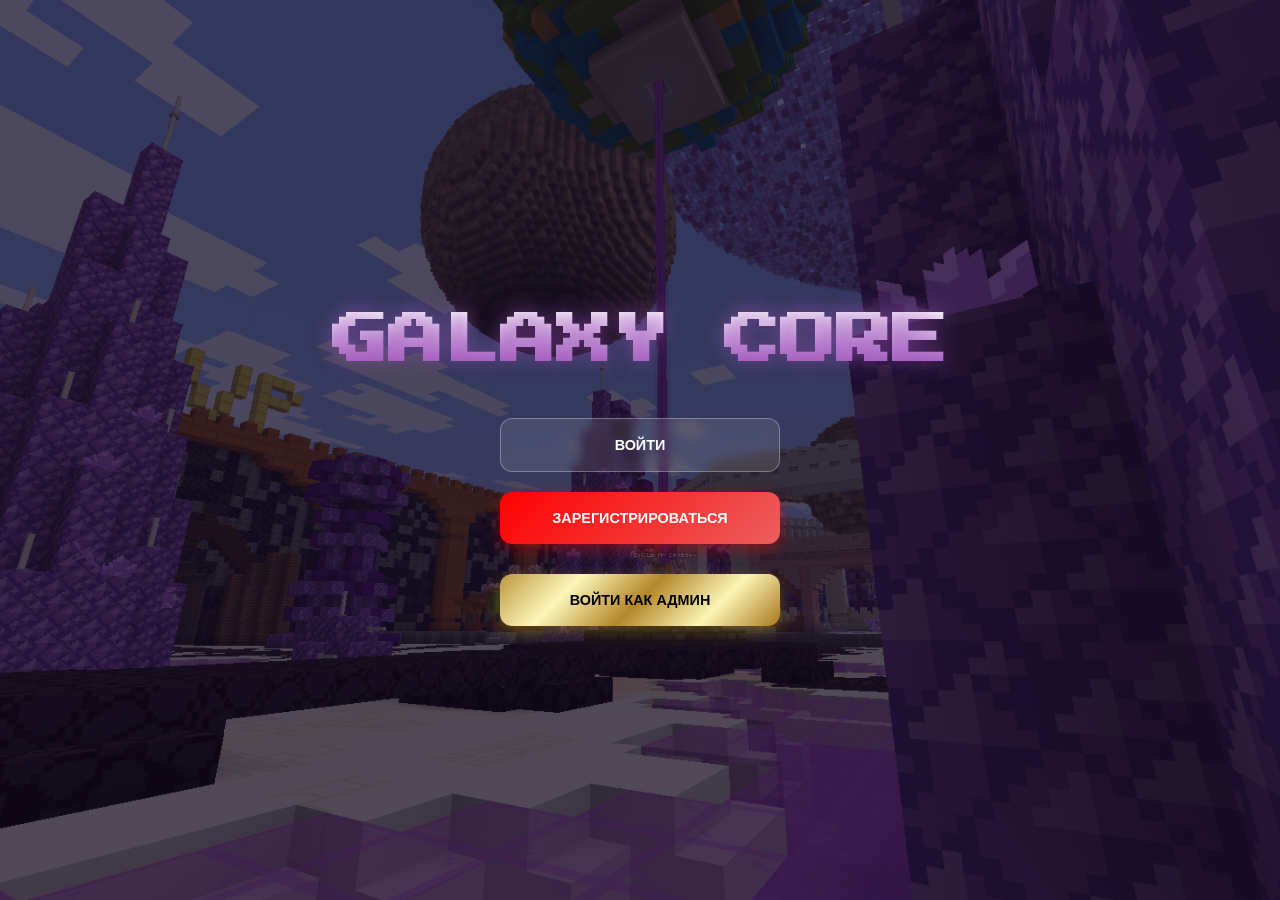
<file: index.html>
<!DOCTYPE html>
<html lang="ru">
<head>
    <meta charset="UTF-8">
    <meta name="viewport" content="width=device-width, initial-scale=1.0">
    <title>Galaxy Core — Главная</title>
    <link href="https://fonts.googleapis.com/css2?family=Poppins:wght@300;400;600&family=Press+Start+2P&display=swap" rel="stylesheet">
    <style>
        :root {
            --bg-overlay: rgba(15, 5, 25, 0.7);
            --main-purple: #9d50bb;
            --planets-cyan: #00d2ff;
            --admin-gold: #ffcc00; /* Цвет для админа */
        }

        body, html {
            margin: 0; padding: 0; height: 100%;
            font-family: 'Poppins', sans-serif;
            color: white; overflow: hidden;
        }

        .hero-section {
            height: 100vh;
            background: linear-gradient(var(--bg-overlay), var(--bg-overlay)), 
                        url('../static/images/bg.png') no-repeat center center fixed;
            background-size: cover;
            display: flex; 
            flex-direction: column;
            justify-content: center; 
            align-items: center; 
            text-align: center;
        }

        h1 {
            font-family: 'Press Start 2P', cursive;
            font-size: clamp(1.5rem, 6vw, 3.5rem);
            margin-bottom: 50px;
            background: linear-gradient(to bottom, #fff, var(--main-purple));
            -webkit-background-clip: text;
            -webkit-text-fill-color: transparent;
            text-shadow: 0 0 20px rgba(157, 80, 187, 0.6);
        }

        .nav-container {
            display: flex;
            flex-direction: column; 
            gap: 20px;              
            align-items: center;    
            width: 100%;
        }

        .btn {
            padding: 18px 35px;
            border-radius: 12px;
            text-decoration: none;
            color: white;
            font-weight: 600;
            text-transform: uppercase;
            font-size: 0.9rem;
            transition: 0.3s;
            width: 280px;           
            border: none;
            cursor: pointer;
            box-sizing: border-box;
            text-align: center;
        }

        /* Кнопка Регистрации */
        .btn-reg {
            background: linear-gradient(135deg, #ff0000, #ec5e5e);
            box-shadow: 0 5px 15px rgba(255, 0, 0, 0.4);
        }
        
        /* Кнопка Логина */
        .btn-log {
            background: rgba(255, 255, 255, 0.1);
            border: 1px solid rgba(255, 255, 255, 0.3);
            backdrop-filter: blur(5px);
        }

        /* Кнопка Админа */
        .btn-admin {
            background: linear-gradient(135deg, #bf953f, #fcf6ba, #b38728, #fbf5b7, #aa771c);
            color: #000;
            margin-top: 10px; /* Небольшой отступ сверху, чтобы отделить от игровых кнопок */
            box-shadow: 0 5px 15px rgba(255, 204, 0, 0.3);
            font-weight: 700;
        }

        .btn:hover {
            transform: translateY(-3px);
            filter: brightness(1.2);
        }

        .btn-admin:hover {
            box-shadow: 0 8px 20px rgba(255, 204, 0, 0.5);
            transform: translateY(-5px);
        }

    </style>
</head>
<body>

    <div class="hero-section">
        <h1>GALAXY CORE</h1>
        
        <div class="nav-container">
            <button onclick="window.location.href='login'" class="btn btn-log">Войти</button>
            <button onclick="window.location.href='register'" class="btn btn-reg">Зарегистрироваться</button>
            <button onclick="window.location.href='/admin-login'" class="btn btn-admin">Войти как админ</button>
        </div>
    </div>

</body>
</html>
</file>
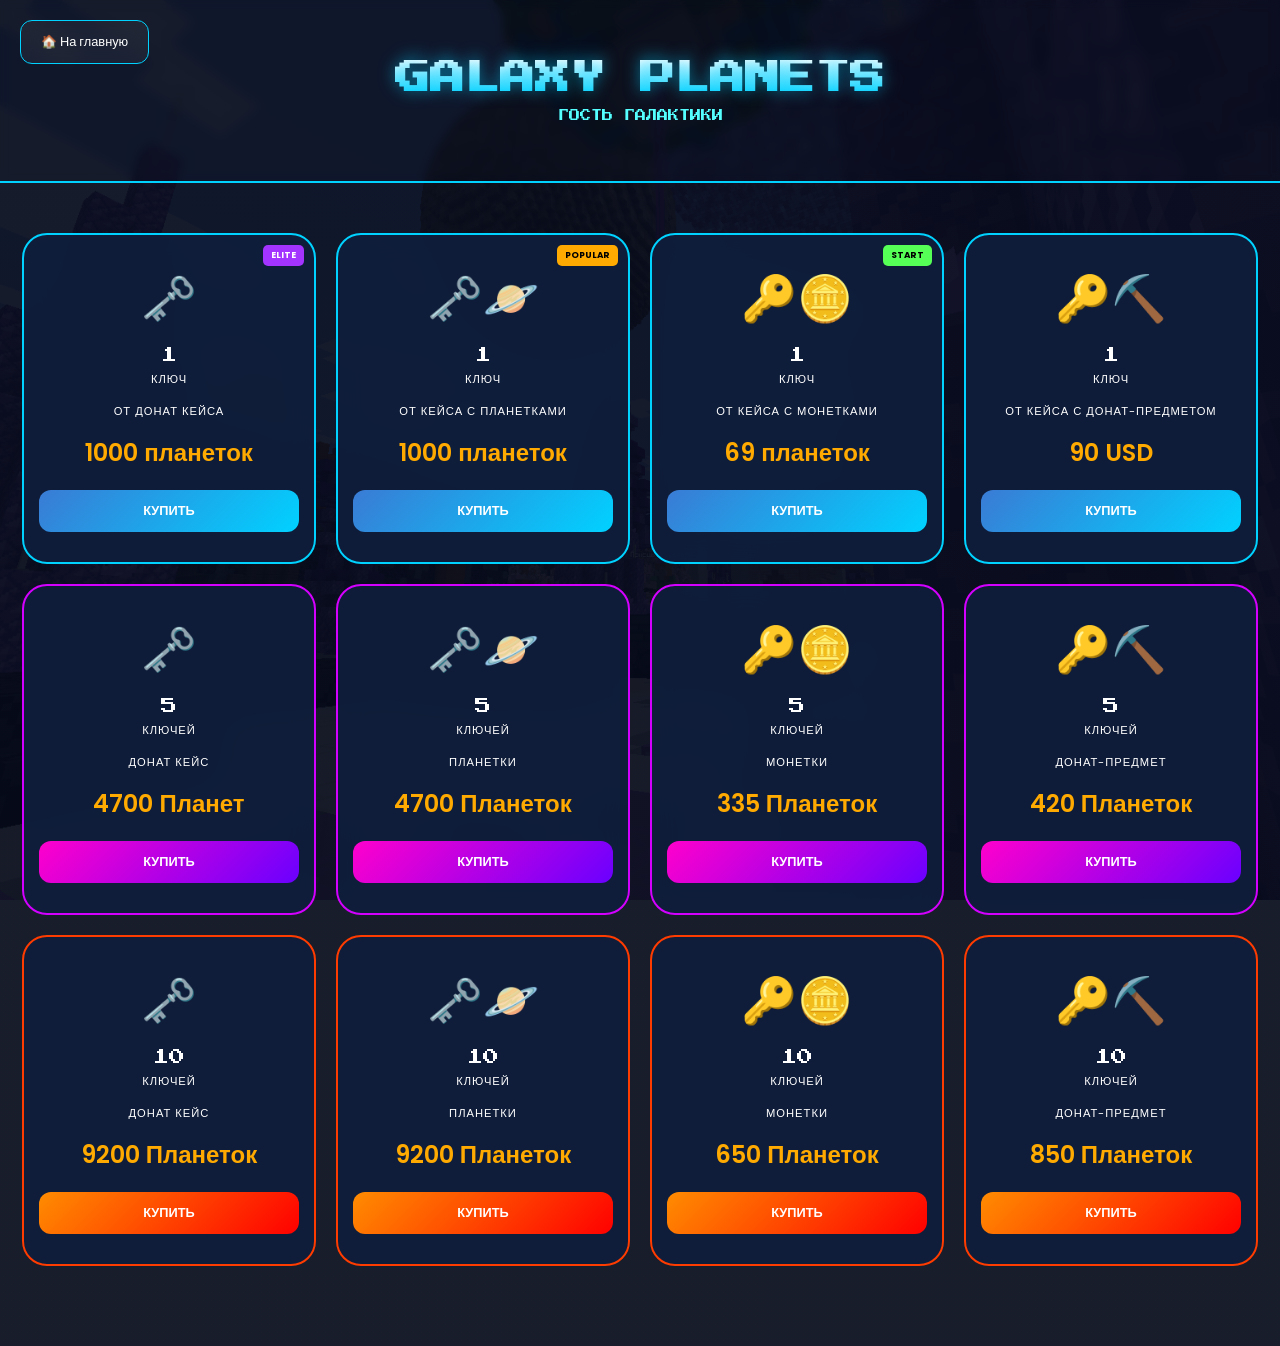
<file: casekey.html>
<!DOCTYPE html>
<html lang="ru">
<head>
    <meta charset="UTF-8">
    <meta name="viewport" content="width=device-width, initial-scale=1.0">
    <title>Galaxy Core — Покупка Планеток</title>

    <link href="https://fonts.googleapis.com/css2?family=Poppins:wght@300;400;600&family=Press+Start+2P&display=swap" rel="stylesheet">

    <style>
        :root {
            --bg-overlay: rgba(5, 10, 25, 0.92);
            --glass: rgba(15, 30, 60, 0.95);
            --planet-blue: #00d2ff;
            --planet-cyan: #3a7bd5;
            --mc-gold: #ffaa00;
            --premium-purple: #a333ff;
            --cheap-green: #55ff55;
        }

        body {
            font-family: 'Poppins', sans-serif;
            background: linear-gradient(var(--bg-overlay), var(--bg-overlay)),
                        url('../static/images/bg.png') no-repeat center center fixed;
            background-size: cover;
            color: #ffffff;
            margin: 0;
            padding: 0;
            min-height: 100vh;
        }

        .back-home {
            position: fixed;
            top: 20px;
            left: 20px;
            z-index: 1000;
            text-decoration: none;
            color: white;
            background: rgba(255, 255, 255, 0.05);
            padding: 12px 20px;
            border-radius: 12px;
            font-size: 0.8rem;
            border: 1px solid var(--planet-blue);
            backdrop-filter: blur(10px);
            transition: 0.3s;
            display: flex;
            align-items: center;
            gap: 8px;
        }

        .back-home:hover {
            background: rgba(0, 210, 255, 0.2);
            transform: translateX(5px);
        }

        header {
            padding: 60px 20px;
            text-align: center;
            backdrop-filter: blur(5px);
            border-bottom: 2px solid var(--planet-blue);
            margin-bottom: 50px;
        }

        header h1 {
            font-family: 'Press Start 2P', cursive;
            font-size: clamp(1.5rem, 5vw, 2.2rem);
            margin: 0;
            background: linear-gradient(to bottom, #fff, var(--planet-blue));
            -webkit-background-clip: text;
            -webkit-text-fill-color: transparent;
            text-shadow: 0 0 15px rgba(0, 210, 255, 0.5);
        }

        .user-tag {
            margin-top: 15px;
            font-family: 'Press Start 2P', cursive;
            font-size: 0.7rem;
            color: #55ffff;
        }

        .shop-container {
            display: flex;
            justify-content: center;
            flex-wrap: wrap;
            gap: 20px;
            max-width: 1400px;
            margin: 0 auto;
            padding: 0 20px 80px 20px;
        }

        /* БАЗОВАЯ КАРТОЧКА */

        .currency-card {
            background: var(--glass);
            border: 2px solid rgba(0, 210, 255, 0.2);
            border-radius: 25px;
            padding: 30px 15px;
            width: 260px;
            text-align: center;
            transition: 0.4s cubic-bezier(0.175, 0.885, 0.32, 1.275);
            backdrop-filter: blur(15px);
            position: relative;
        }

        .currency-card:hover {
            transform: translateY(-10px);
        }

        /* ===== 1 РЯД (СИНИЙ) ===== */

        .row-1 {
            border-color: var(--planet-blue);
        }

        .row-1:hover {
            box-shadow: 0 15px 40px rgba(0, 210, 255, 0.3);
        }

        .row-1 .buy-button {
            background: linear-gradient(135deg, var(--planet-cyan), var(--planet-blue));
        }

        /* ===== 2 РЯД (РОЗОВО-ФИОЛЕТОВЫЙ) ===== */

        .row-2 {
            border-color: #d400ff;
        }

        .row-2:hover {
            box-shadow: 0 15px 40px rgba(212, 0, 255, 0.35);
        }

        .row-2 .buy-button {
            background: linear-gradient(135deg, #ff00cc, #6a00ff);
        }

        /* ===== 3 РЯД (ОРАНЖЕВО-КРАСНЫЙ) ===== */

        .row-3 {
            border-color: #ff3c00;
        }

        .row-3:hover {
            box-shadow: 0 15px 40px rgba(255, 60, 0, 0.35);
        }

        .row-3 .buy-button {
            background: linear-gradient(135deg, #ff8c00, #ff0000);
        }

        /* Общие элементы */

        .icon {
            font-size: 2.8rem;
            margin-bottom: 15px;
            display: block;
        }

        .amount {
            font-family: 'Press Start 2P', cursive;
            font-size: 1rem;
            margin-bottom: 8px;
            display: block;
        }

        .sub-text,
        .case {
            font-size: 0.7rem;
            text-transform: uppercase;
            letter-spacing: 1px;
            margin-bottom: 15px;
            display: block;
        }

        .price-tag {
            font-size: 1.5rem;
            font-weight: 600;
            color: var(--mc-gold);
            margin-bottom: 20px;
            display: block;
        }

        .buy-button {
            display: block;
            color: white;
            text-decoration: none;
            padding: 12px;
            border-radius: 12px;
            font-weight: 600;
            transition: 0.3s;
            text-transform: uppercase;
            font-size: 0.8rem;
        }

        .buy-button:hover {
            filter: brightness(1.2);
        }

        /* Бейджики */

        .badge {
            position: absolute;
            top: 10px;
            right: 10px;
            font-size: 0.55rem;
            font-weight: bold;
            padding: 4px 8px;
            border-radius: 5px;
        }

        .badge-new { background: var(--cheap-green); color: black; }
        .badge-pop { background: var(--mc-gold); color: black; }
        .badge-elite { background: var(--premium-purple); color: white; }

    </style>
</head>

<body>

<a href="/mainstorige" class="back-home">🏠 На главную</a>

<header>
    <h1>GALAXY PLANETS</h1>
    <div id="player-display" class="user-tag"></div>
</header>

<div class="shop-container">

    <div class="currency-card row-1">
        <span class="badge badge-elite">ELITE</span>
        <span class="icon">🗝️</span>
        <span class="amount">1</span>
        <span class="sub-text">Ключ</span>
        <span class="case">ОТ ДОНАТ КЕЙСА</span>
        <span class="price-tag">1000 планеток</span>
        <a href="/success_buy_case?item=default&amount=1&price=1000&name=1+Донат+Кейс" class="buy-button">Купить</a>
    </div>

    <div class="currency-card row-1">
        <span class="badge badge-pop">POPULAR</span>
        <span class="icon">🗝️🪐</span>
        <span class="amount">1</span>
        <span class="sub-text">Ключ</span>
        <span class="case">ОТ КЕЙСА С ПЛАНЕТКАМИ</span>
        <span class="price-tag">1000 планеток</span>
        <a href="/success_buy_case?item=planets&amount=1&price=1000&name=1+Кейс+с+планетками" class="buy-button">Купить</a>
    </div>

    <div class="currency-card row-1">
        <span class="badge badge-new">START</span>
        <span class="icon">🔑🪙</span>
        <span class="amount">1</span>
        <span class="sub-text">Ключ</span>
        <span class="case">ОТ КЕЙСА С МОНЕТКАМИ</span>
        <span class="price-tag">69 планеток</span>
        <a href="/success_buy_case?item=coins&amount=1&price=69&name=1+Кейс+с+монетками" class="buy-button">Купить</a>
    </div>

    <div class="currency-card row-1">
        <span class="icon">🔑⛏️</span>
        <span class="amount">1</span>
        <span class="sub-text">Ключ</span>
        <span class="case">ОТ КЕЙСА С ДОНАТ-ПРЕДМЕТОМ</span>
        <span class="price-tag">90 USD</span>
        <a href="/success_buy_case?item=items&amount=1&price=90&name=1+Кейс+с+предметом" class="buy-button">Купить</a>
    </div>

    <div class="currency-card row-2">
        <span class="icon">🗝️</span>
        <span class="amount">5</span>
        <span class="sub-text">Ключей</span>
        <span class="case">ДОНАТ КЕЙС</span>
        <span class="price-tag">4700 Планет</span>
        <a href="/success_buy_case?item=default&amount=5&price=4700&name=5+Донат+Кейсов" class="buy-button">Купить</a>
    </div>

    <div class="currency-card row-2">
        <span class="icon">🗝️🪐</span>
        <span class="amount">5</span>
        <span class="sub-text">Ключей</span>
        <span class="case">ПЛАНЕТКИ</span>
        <span class="price-tag">4700 Планеток</span>
        <a href="/success_buy_case?item=planets&amount=5&price=4700&name=5+Кейсов+с+планетками" class="buy-button">Купить</a>
    </div>

    <div class="currency-card row-2">
        <span class="icon">🔑🪙</span>
        <span class="amount">5</span>
        <span class="sub-text">Ключей</span>
        <span class="case">МОНЕТКИ</span>
        <span class="price-tag">335 Планеток</span>
        <a href="/success_buy_case?item=coins&amount=5&price=335&name=5+Кейсов+с+монетками" class="buy-button">Купить</a>
    </div>

    <div class="currency-card row-2">
        <span class="icon">🔑⛏️</span>
        <span class="amount">5</span>
        <span class="sub-text">Ключей</span>
        <span class="case">ДОНАТ-ПРЕДМЕТ</span>
        <span class="price-tag">420 Планеток</span>
        <a href="/success_buy_case?item=items&amount=5&price=420&name=5+Кейсов+с+предметом" class="buy-button">Купить</a>
    </div>

    <div class="currency-card row-3">
        <span class="icon">🗝️</span>
        <span class="amount">10</span>
        <span class="sub-text">Ключей</span>
        <span class="case">ДОНАТ КЕЙС</span>
        <span class="price-tag">9200 Планеток</span>
        <a href="/success_buy_case?item=default&amount=10&price=9200&name=10+Донат+Кейсов" class="buy-button">Купить</a>
    </div>

    <div class="currency-card row-3">
        <span class="icon">🗝️🪐</span>
        <span class="amount">10</span>
        <span class="sub-text">Ключей</span>
        <span class="case">ПЛАНЕТКИ</span>
        <span class="price-tag">9200 Планеток</span>
        <a href="/success_buy_case?item=planets&amount=10&price=9200&name=10+Кейсов+с+планетками" class="buy-button">Купить</a>
    </div>

    <div class="currency-card row-3">
        <span class="icon">🔑🪙</span>
        <span class="amount">10</span>
        <span class="sub-text">Ключей</span>
        <span class="case">МОНЕТКИ</span>
        <span class="price-tag">650 Планеток</span>
        <a href="/success_buy_case?item=coins&amount=10&price=650&name=10+Кейсов+с+монетками" class="buy-button">Купить</a>
    </div>

    <div class="currency-card row-3">
        <span class="icon">🔑⛏️</span>
        <span class="amount">10</span>
        <span class="sub-text">Ключей</span>
        <span class="case">ДОНАТ-ПРЕДМЕТ</span>
        <span class="price-tag">850 Планеток</span>
        <a href="/success_buy_case?item=items&amount=10&price=850&name=10+Кейсов+с+предметом" class="buy-button">Купить</a>
    </div>

</div>

<script>
    window.onload = function() {
        const nick = localStorage.getItem('playerNick');
        document.getElementById('player-display').innerText =
            nick ? "КЛЮЧИ ДЛЯ: " + nick.toUpperCase() : "ГОСТЬ ГАЛАКТИКИ";
    };
</script>

</body>
</html>
</file>
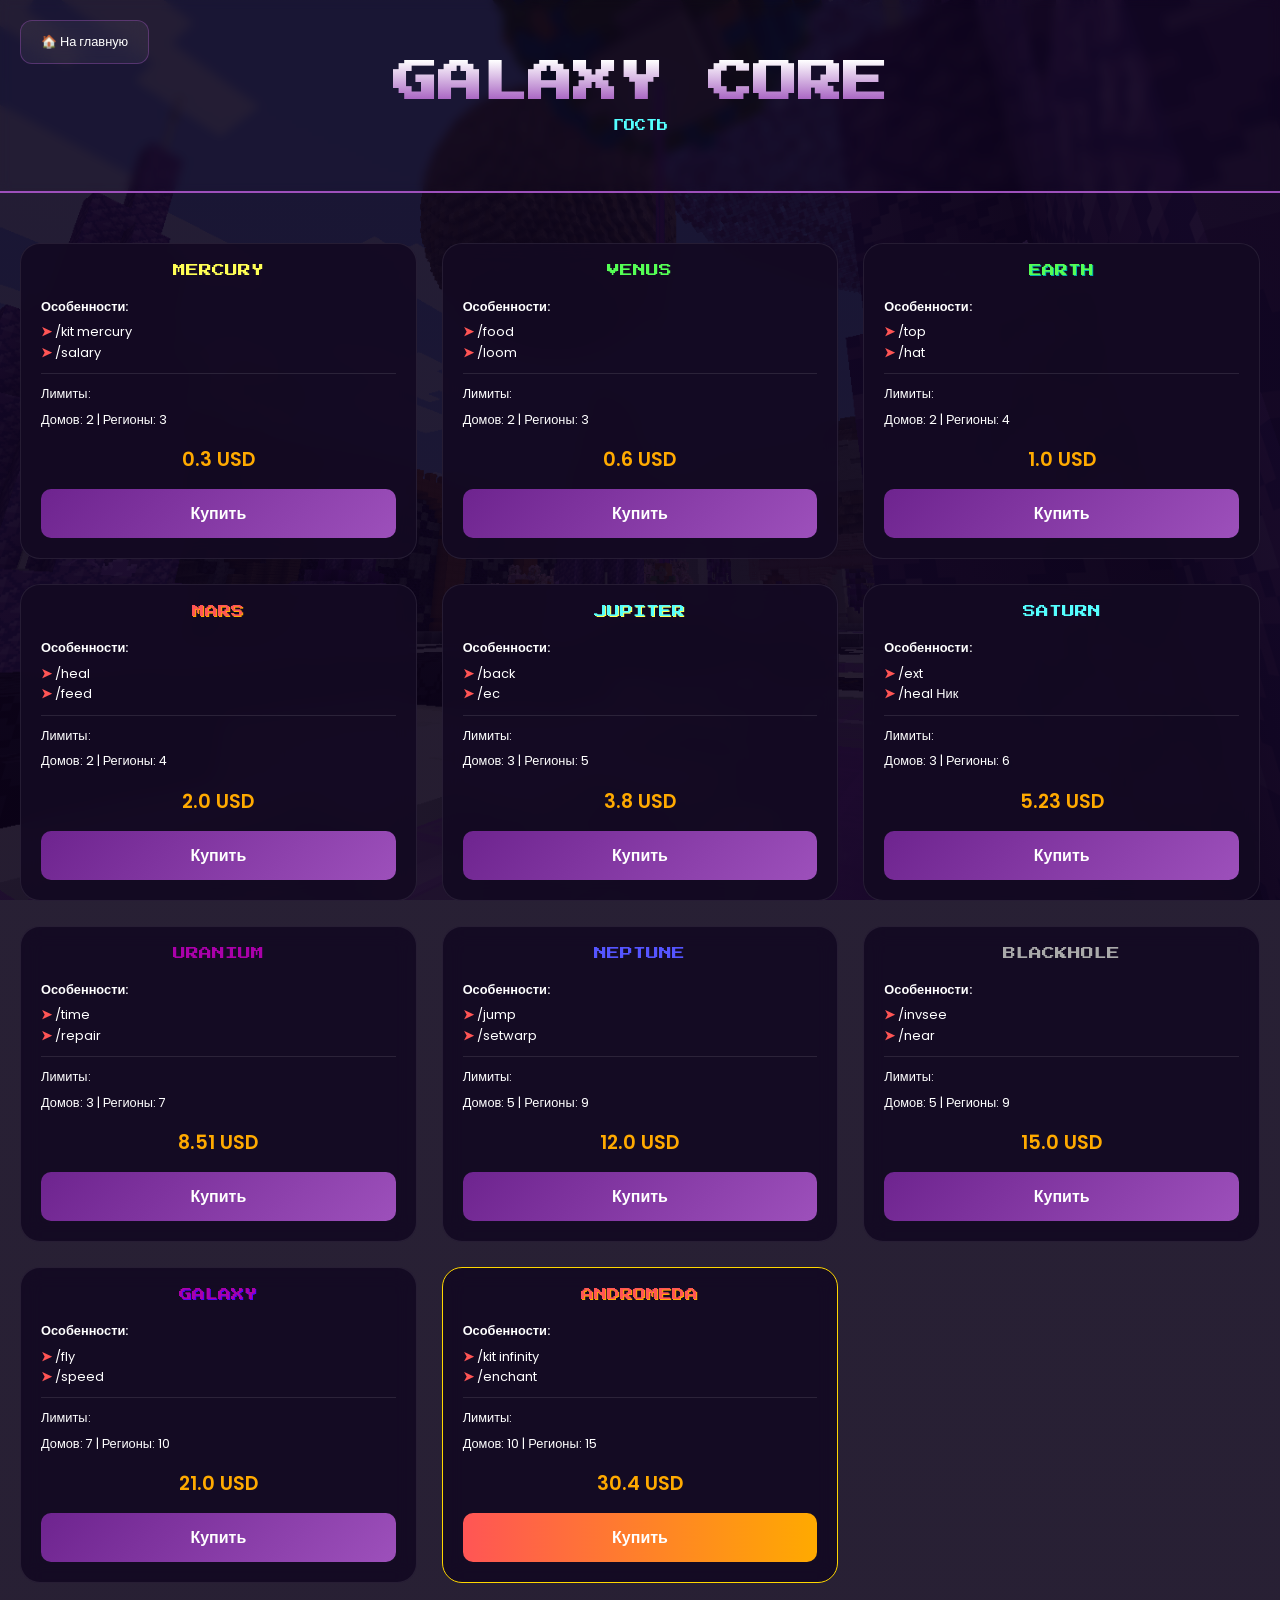
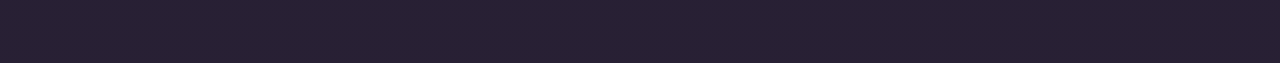
<file: donats.html>
<!DOCTYPE html>
<html lang="ru">
<head>
    <meta charset="UTF-8">
    <meta name="viewport" content="width=device-width, initial-scale=1.0">
    <title>Galaxy Core — Магазин привилегий</title>
    <link href="https://fonts.googleapis.com/css2?family=Poppins:wght@300;400;600&family=Press+Start+2P&display=swap" rel="stylesheet">
    <style>
        :root {
            --bg-overlay: rgba(10, 1, 24, 0.88);
            --glass: rgba(20, 10, 35, 0.94);
            --main-purple: #9d50bb;
            --mc-red: #ff5555;
            --mc-gray: #aaaaaa;
            --price-gold: #ffaa00;
        }

        body {
            font-family: 'Poppins', sans-serif;
            background: linear-gradient(var(--bg-overlay), var(--bg-overlay)), 
                        url('../static/images/bg.png') no-repeat center center fixed;
            background-size: cover;
            color: #ffffff;
            margin: 0; padding: 0;
            min-height: 100vh;
        }

        .back-home {
            position: fixed; top: 20px; left: 20px; z-index: 1000;
            text-decoration: none; color: white;
            background: rgba(255, 255, 255, 0.05);
            padding: 12px 20px; border-radius: 12px;
            font-size: 0.8rem; border: 1px solid rgba(157, 80, 187, 0.4);
            backdrop-filter: blur(10px); transition: 0.3s;
            display: flex; align-items: center; gap: 8px;
        }

        .back-home:hover { background: rgba(157, 80, 187, 0.2); transform: translateX(5px); }

        header {
            padding: 60px 20px; text-align: center;
            backdrop-filter: blur(5px); border-bottom: 2px solid var(--main-purple);
            margin-bottom: 50px;
        }

        header h1 {
            font-family: 'Press Start 2P', cursive; font-size: 2.8rem; margin: 0;
            background: linear-gradient(to bottom, #fff, var(--main-purple));
            -webkit-background-clip: text; -webkit-text-fill-color: transparent;
        }

        .user-tag { margin-top: 15px; font-family: 'Press Start 2P', cursive; font-size: 0.7rem; color: #55ffff; }

        .shop-container {
            display: grid;
            grid-template-columns: repeat(auto-fit, minmax(300px, 1fr));
            gap: 25px; max-width: 1400px;
            margin: 0 auto; padding: 0 20px 80px 20px;
        }

        .rank-card {
            background: var(--glass); border: 1px solid rgba(255, 255, 255, 0.08);
            border-radius: 20px; padding: 20px; display: flex; flex-direction: column;
            transition: 0.3s; backdrop-filter: blur(10px);
        }

        .rank-card:hover { transform: translateY(-5px); border-color: var(--main-purple); }

        .rank-title { font-family: 'Press Start 2P', cursive; font-size: 0.8rem; text-align: center; margin-bottom: 20px; }
        .mc-lore { font-size: 0.8rem; line-height: 1.6; flex-grow: 1; }
        .cmd { color: var(--mc-red); font-weight: bold; }
        .white { color: #fff; display: block; margin-bottom: 5px; font-weight: 600; }
        .section-title { display: block; margin: 10px 0 5px 0; border-top: 1px solid rgba(255,255,255,0.1); padding-top: 10px; }

        .price-tag {
            text-align: center;
            font-size: 1.2rem;
            color: var(--price-gold);
            font-weight: 600;
            margin-top: 15px;
        }

        .buy-button {
            display: block; background: linear-gradient(135deg, #6e248f, #9d50bb);
            color: white; text-decoration: none; text-align: center;
            padding: 12px; border-radius: 10px; font-weight: 600; margin-top: 15px;
            transition: 0.3s;
        }
        .buy-button:hover { filter: brightness(1.2); box-shadow: 0 0 15px var(--main-purple); }

        .c-1 { color: #ffff55; } .c-2 { color: #55ff55; } .c-3 { color: #55ff55; text-shadow: 1px 1px #00aaaa; }
        .c-4 { color: #ff5555; text-shadow: 1px 1px #ffaa00; } .c-5 { color: #55ffff; text-shadow: 1px 1px #ffff55; }
        .c-6 { color: #55ffff; } .c-7 { color: #aa00aa; } .c-8 { color: #5555ff; }
        .c-9 { color: #aaaaaa; } .c-10 { color: #aa00aa; text-shadow: 1px 1px #5500ff; }
        .c-11 { color: #ff5555; text-shadow: 1px 1px #ffaa00; }
    </style>
</head>
<body>

<a href="/mainstorige" class="back-home">🏠 На главную</a>

<header>
    <h1>GALAXY CORE</h1>
    <div id="player-display" class="user-tag"></div>
</header>

<div class="shop-container">
    <div class="rank-card">
        <div class="rank-title c-1">MERCURY</div>
        <div class="mc-lore"><span class="white">Особенности:</span><span class="cmd">➤</span> /kit mercury<br><span class="cmd">➤</span> /salary<br><span class="section-title">Лимиты:</span>Домов: 2 | Регионы: 3</div>
        <div class="price-tag">0.3 USD</div>
        <a href="/success_buy?item=mercury&name=Mercury&price=0.3" class="buy-button" onclick="saveOrder('MERCURY', '0.3')">Купить</a>
    </div>

    <div class="rank-card">
        <div class="rank-title c-2">VENUS</div>
        <div class="mc-lore"><span class="white">Особенности:</span><span class="cmd">➤</span> /food<br><span class="cmd">➤</span> /loom<br><span class="section-title">Лимиты:</span>Домов: 2 | Регионы: 3</div>
        <div class="price-tag">0.6 USD</div>
        <a href="/success_buy?item=venus&name=venus&price=0.6" class="buy-button" onclick="saveOrder('VENUS', '0.6')">Купить</a>
    </div>

    <div class="rank-card">
        <div class="rank-title c-3">EARTH</div>
        <div class="mc-lore"><span class="white">Особенности:</span><span class="cmd">➤</span> /top<br><span class="cmd">➤</span> /hat<br><span class="section-title">Лимиты:</span>Домов: 2 | Регионы: 4</div>
        <div class="price-tag">1.0 USD</div>
        <a href="/success_buy?item=earth&name=earth&price=1.0" class="buy-button" onclick="saveOrder('EARTH', '1.0')">Купить</a>
    </div>

    <div class="rank-card">
        <div class="rank-title c-4">MARS</div>
        <div class="mc-lore"><span class="white">Особенности:</span><span class="cmd">➤</span> /heal<br><span class="cmd">➤</span> /feed<br><span class="section-title">Лимиты:</span>Домов: 2 | Регионы: 4</div>
        <div class="price-tag">2.0 USD</div>
        <a href="/success_buy?item=mars&name=mars&price=2.0" class="buy-button" onclick="saveOrder('MARS', '2.0')">Купить</a>
    </div>

    <div class="rank-card">
        <div class="rank-title c-5">JUPITER</div>
        <div class="mc-lore"><span class="white">Особенности:</span><span class="cmd">➤</span> /back<br><span class="cmd">➤</span> /ec<br><span class="section-title">Лимиты:</span>Домов: 3 | Регионы: 5</div>
        <div class="price-tag">3.8 USD</div>
        <a href="/success_buy?item=jupiter&name=jupiter&price=3.8" class="buy-button" onclick="saveOrder('JUPITER', '3.8')">Купить</a>
    </div>

    <div class="rank-card">
        <div class="rank-title c-6">SATURN</div>
        <div class="mc-lore"><span class="white">Особенности:</span><span class="cmd">➤</span> /ext<br><span class="cmd">➤</span> /heal Ник<br><span class="section-title">Лимиты:</span>Домов: 3 | Регионы: 6</div>
        <div class="price-tag">5.23 USD</div>
        <a href="/success_buy?item=saturn&name=saturn&price=5.23" class="buy-button" onclick="saveOrder('SATURN', '5.23')">Купить</a>
    </div>

    <div class="rank-card">
        <div class="rank-title c-7">URANIUM</div>
        <div class="mc-lore"><span class="white">Особенности:</span><span class="cmd">➤</span> /time<br><span class="cmd">➤</span> /repair<br><span class="section-title">Лимиты:</span>Домов: 3 | Регионы: 7</div>
        <div class="price-tag">8.51 USD</div>
        <a href="/success_buy?item=uranium&name=uranium&price=8.51" class="buy-button" onclick="saveOrder('URANIUM', '8.51')">Купить</a>
    </div>

    <div class="rank-card">
        <div class="rank-title c-8">NEPTUNE</div>
        <div class="mc-lore"><span class="white">Особенности:</span><span class="cmd">➤</span> /jump<br><span class="cmd">➤</span> /setwarp<br><span class="section-title">Лимиты:</span>Домов: 5 | Регионы: 9</div>
        <div class="price-tag">12.0 USD</div>
        <a href="/success_buy?item=neptune&name=neptune&price=12.0" class="buy-button" onclick="saveOrder('NEPTUNE', '12.0')">Купить</a>
    </div>

    <div class="rank-card">
        <div class="rank-title c-9">BLACKHOLE</div>
        <div class="mc-lore"><span class="white">Особенности:</span><span class="cmd">➤</span> /invsee<br><span class="cmd">➤</span> /near<br><span class="section-title">Лимиты:</span>Домов: 5 | Регионы: 9</div>
        <div class="price-tag">15.0 USD</div>
        <a href="/success_buy?item=blackhole&name=blackhole&price=15.0" class="buy-button" onclick="saveOrder('BLACKHOLE', '15.0')">Купить</a>
    </div>

    <div class="rank-card">
        <div class="rank-title c-10">GALAXY</div>
        <div class="mc-lore"><span class="white">Особенности:</span><span class="cmd">➤</span> /fly<br><span class="cmd">➤</span> /speed<br><span class="section-title">Лимиты:</span>Домов: 7 | Регионы: 10</div>
        <div class="price-tag">21.0 USD</div>
        <a href="/success_buy?item=galaxy&name=galaxy&price=21.0" class="buy-button" onclick="saveOrder('GALAXY', '21.0')">Купить</a>
    </div>

    <div class="rank-card" style="border-color: gold;">
        <div class="rank-title c-11">ANDROMEDA</div>
        <div class="mc-lore"><span class="white">Особенности:</span><span class="cmd">➤</span> /kit infinity<br><span class="cmd">➤</span> /enchant<br><span class="section-title">Лимиты:</span>Домов: 10 | Регионы: 15</div>
        <div class="price-tag">30.4 USD</div>
        <a href="/success_buy?item=andromeda&name=andromeda&price=30.4" class="buy-button" style="background: linear-gradient(to right, #ff5555, #ffaa00);" onclick="saveOrder('ANDROMEDA', '30.4')">Купить</a>
    </div>
</div>

<script>
    function saveOrder(name, price) {
        localStorage.setItem('selectedItem', name);
        localStorage.setItem('selectedPrice', price);
    }

    window.onload = function() {
        const nick = localStorage.getItem('playerNick');
        document.getElementById('player-display').innerText = nick ? "ПРИВЕТ, " + nick.toUpperCase() : "ГОСТЬ";
    };
</script>
</body>
</html>
</file>
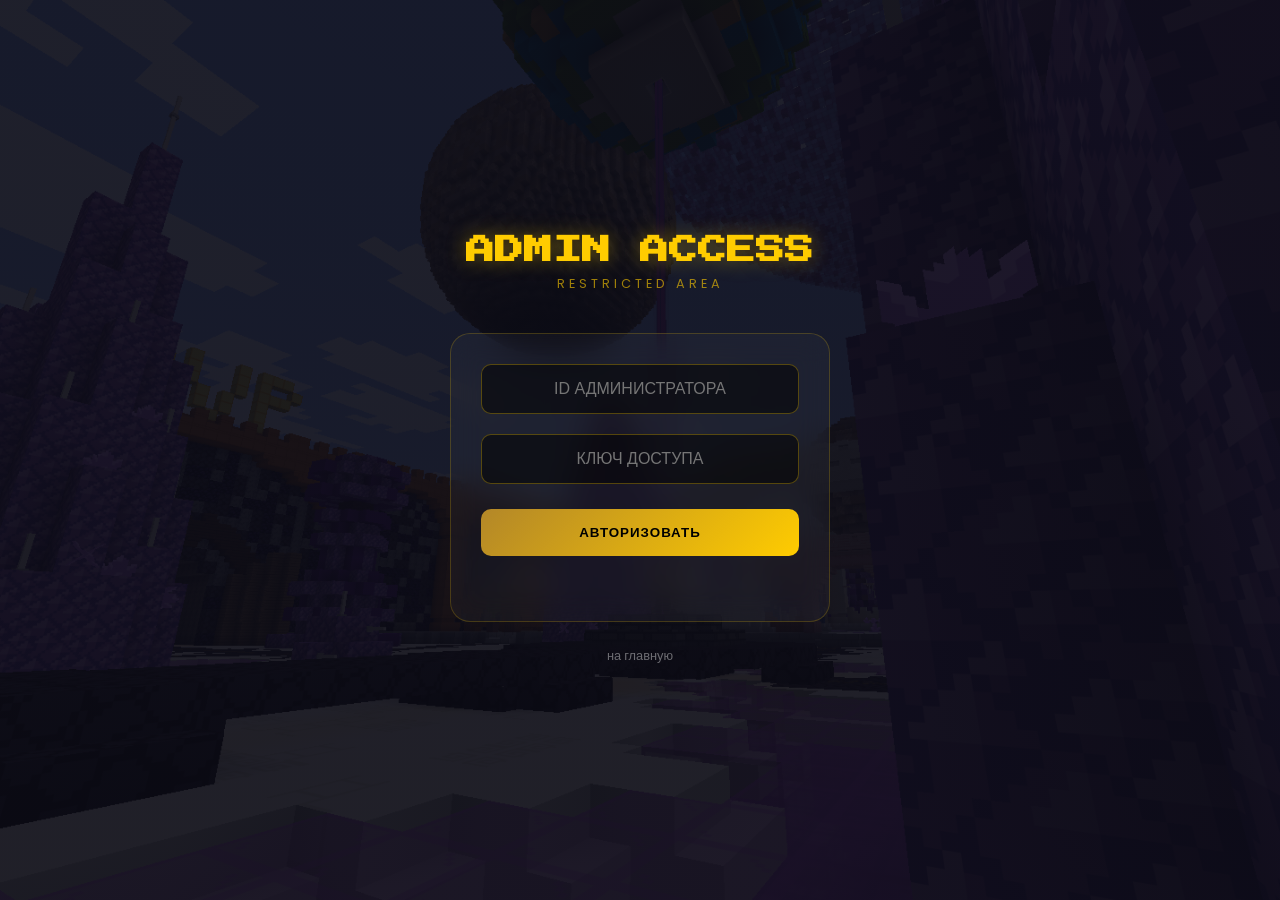
<file: logadmin.html>
<!DOCTYPE html>
<html lang="ru">
<head>
    <meta charset="UTF-8">
    <meta name="viewport" content="width=device-width, initial-scale=1.0">
    <title>Galaxy Core — Admin Access</title>
    <link href="https://fonts.googleapis.com/css2?family=Poppins:wght@300;400;600&family=Press+Start+2P&display=swap" rel="stylesheet">
    <style>
        :root {
            --bg-overlay: rgba(10, 10, 20, 0.9);
            --admin-gold: #ffcc00;
            --admin-dark-gold: #b38728;
            --error-red: #ff4d4d;
        }

        * { margin: 0; padding: 0; box-sizing: border-box; }

        body {
            font-family: 'Poppins', sans-serif;
            color: white;
            overflow: hidden;
            background: #050505;
        }

        .admin-hero {
            height: 100vh;
            background: linear-gradient(var(--bg-overlay), var(--bg-overlay)),
                        url('../static/images/bg.png') no-repeat center center fixed;
            background-size: cover;
            display: flex;
            flex-direction: column;
            justify-content: center;
            align-items: center;
        }

        .admin-hero h1 {
            font-family: 'Press Start 2P', cursive;
            font-size: 1.8rem;
            margin-bottom: 10px;
            color: var(--admin-gold);
            text-shadow: 0 0 20px rgba(255, 204, 0, 0.4);
        }

        .subtitle {
            font-size: 0.8rem;
            letter-spacing: 4px;
            margin-bottom: 40px;
            color: rgba(255, 204, 0, 0.6);
            text-transform: uppercase;
        }

        .form-container {
            width: 100%;
            max-width: 380px;
            padding: 30px;
            background: rgba(255, 255, 255, 0.03);
            border: 1px solid rgba(255, 204, 0, 0.2);
            border-radius: 20px;
            backdrop-filter: blur(15px);
            text-align: center;
        }

        .form-group {
            display: flex;
            flex-direction: column;
            gap: 20px;
            margin-bottom: 25px;
        }

        .form-group input {
            padding: 15px;
            border-radius: 10px;
            border: 1px solid rgba(255, 204, 0, 0.3);
            background: rgba(0, 0, 0, 0.5);
            color: var(--admin-gold);
            font-size: 1rem;
            text-align: center;
            outline: none;
            transition: 0.3s;
        }

        .form-group input:focus {
            border-color: var(--admin-gold);
            box-shadow: 0 0 15px rgba(255, 204, 0, 0.2);
        }

        .btn-enter {
            width: 100%;
            padding: 16px;
            border-radius: 10px;
            border: none;
            background: linear-gradient(135deg, var(--admin-dark-gold), var(--admin-gold));
            color: black;
            font-weight: 700;
            text-transform: uppercase;
            cursor: pointer;
            transition: 0.3s;
            letter-spacing: 1px;
        }

        .btn-enter:hover {
            transform: translateY(-2px);
            box-shadow: 0 5px 20px rgba(255, 204, 0, 0.4);
            filter: brightness(1.1);
        }

        #error-message {
            color: var(--error-red);
            font-size: 0.8rem;
            margin-top: 15px;
            min-height: 20px;
            font-weight: 600;
        }

        /* Текстовая кнопка возврата */
        .back-home {
            margin-top: 25px;
            background: none;
            border: none;
            color: rgba(255, 255, 255, 0.4);
            font-family: 'Poppins', sans-serif;
            font-size: 0.8rem;
            cursor: pointer;
            text-transform: lowercase;
            transition: 0.3s;
            position: relative;
        }

        .back-home:hover {
            color: white;
        }

        .back-home::after {
            content: '';
            position: absolute;
            width: 0;
            height: 1px;
            bottom: -2px;
            left: 50%;
            background-color: white;
            transition: 0.3s;
            transform: translateX(-50%);
        }

        .back-home:hover::after {
            width: 100%;
        }
    </style>
</head>
<body>

<div class="admin-hero">
    <h1>ADMIN ACCESS</h1>
    <p class="subtitle">restricted area</p>

    <div class="form-container">
        <div class="form-group">
            <input type="text" id="admin-id" placeholder="ID АДМИНИСТРАТОРА">
            <input type="password" id="admin-key" placeholder="КЛЮЧ ДОСТУПА">
        </div>

        <button class="btn-enter" onclick="checkAdmin()">
            Авторизовать
        </button>

        <div id="error-message"></div>
    </div>

    <button onclick="window.location.href='index.html'" class="back-home">
        на главную
    </button>
</div>

<script>
    function checkAdmin() {
        const id = document.getElementById('admin-id').value.trim();
        const key = document.getElementById('admin-key').value.trim();
        const errorDiv = document.getElementById('error-message');

        if (!id || !key) {
            errorDiv.textContent = 'ОШИБКА: ДАННЫЕ НЕ ВВЕДЕНЫ';
            return;
        }

        // Логика проверки (замени на свою или fetch запрос)
        if (id === "Flvbyyfcfqnt" && key === "dG-Z)eHY:~0_") {
            window.location.href = '/admin-panel';
        } else {
            errorDiv.textContent = 'ДОСТУП ЗАПРЕЩЕН: НЕВЕРНЫЙ КЛЮЧ';
        }
    }
</script>

</body>
</html>
</file>
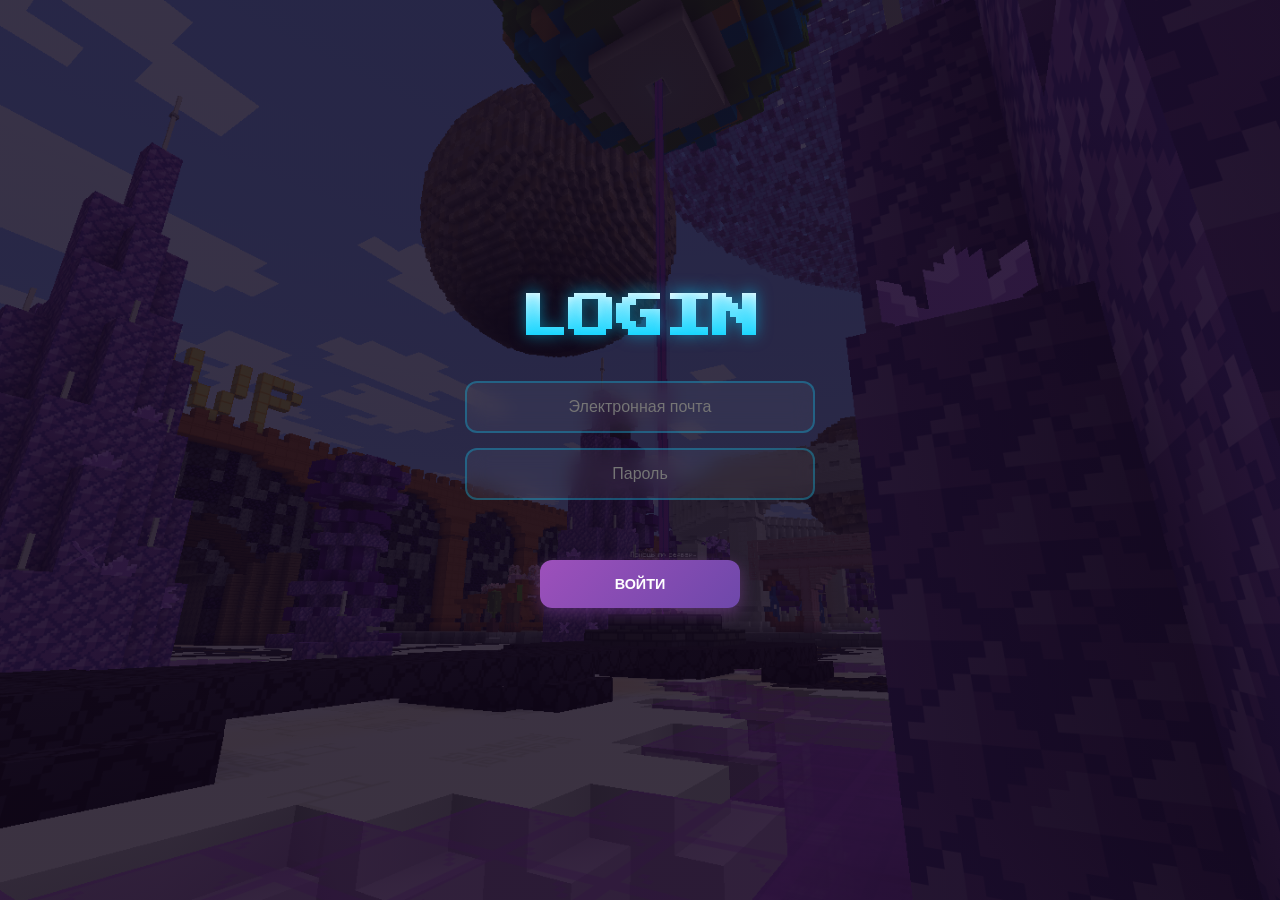
<file: login.html>
<!DOCTYPE html>
<html lang="ru">
<head>
    <meta charset="UTF-8">
    <meta name="viewport" content="width=device-width, initial-scale=1.0">
    <title>Galaxy Core — Вход</title>

    <link href="https://fonts.googleapis.com/css2?family=Poppins:wght@300;400;600&family=Press+Start+2P&display=swap" rel="stylesheet">

    <style>
        :root {
            --bg-overlay: rgba(15, 5, 25, 0.8);
            --main-purple: #9d50bb;
            --error-red: #ff4d4d;
            --accent-cyan: #00d2ff;
        }

        * {
            margin: 0;
            padding: 0;
            box-sizing: border-box;
        }

        body {
            font-family: 'Poppins', sans-serif;
            color: white;
            overflow: hidden;
        }

        .hero {
            height: 100vh;
            background: linear-gradient(var(--bg-overlay), var(--bg-overlay)),
                        url('../static/images/bg.png') no-repeat center center fixed;
            background-size: cover;
            display: flex;
            flex-direction: column;
            justify-content: center;
            align-items: center;
            text-align: center;
        }

        .hero h1 {
            font-family: 'Press Start 2P', cursive;
            font-size: clamp(1.5rem, 5vw, 3rem);
            margin-bottom: 40px;
            background: linear-gradient(to bottom, #fff, var(--accent-cyan));
            -webkit-background-clip: text;
            -webkit-text-fill-color: transparent;
            text-shadow: 0 0 15px rgba(0, 210, 255, 0.5);
        }

        .form-group {
            display: flex;
            flex-direction: column;
            gap: 15px;
            width: 100%;
            max-width: 350px;
            margin-bottom: 20px;
        }

        .form-group input {
            padding: 15px;
            border-radius: 12px;
            border: 2px solid rgba(0, 210, 255, 0.3);
            background: rgba(255, 255, 255, 0.05);
            color: white;
            font-size: 1rem;
            text-align: center;
            outline: none;
            backdrop-filter: blur(10px);
            transition: 0.3s;
        }

        .form-group input:focus {
            border-color: var(--accent-cyan);
            box-shadow: 0 0 15px rgba(0, 210, 255, 0.4);
        }

        .form-group input.invalid {
            border-color: var(--error-red);
        }

        #error-message {
            color: var(--error-red);
            font-size: 0.85rem;
            margin-bottom: 20px;
            height: 20px;
            font-weight: 600;
        }

        .btn {
            padding: 16px 35px;
            border-radius: 12px;
            border: none;
            cursor: pointer;
            min-width: 200px;
            font-weight: 600;
            text-transform: uppercase;
            font-size: 0.9rem;
            background: linear-gradient(135deg, #9d50bb, #6e48aa);
            box-shadow: 0 5px 15px rgba(157, 80, 187, 0.4);
            transition: 0.3s;
            color: white;
        }

        .btn:hover {
            transform: translateY(-3px);
            filter: brightness(1.2);
            box-shadow: 0 8px 20px rgba(157, 80, 187, 0.6);
        }
    </style>
</head>
<body>

<div class="hero">
    <h1>LOGIN</h1>

    <div class="form-group">
        <input type="email" id="login-email" placeholder="Электронная почта">
        <input type="password" id="login-pass" placeholder="Пароль">
    </div>

    <div id="error-message"></div>

    <button class="btn" onclick="handleLogin('mainstorige.html')">Войти</button>
</div>

<script>
function handleLogin() {
    const emailInput = document.getElementById('login-email');
    const passInput = document.getElementById('login-pass');
    const errorDiv = document.getElementById('error-message');

    // Сброс состояния
    errorDiv.textContent = '';
    emailInput.classList.remove('invalid');
    passInput.classList.remove('invalid');

    const emailValue = emailInput.value.trim();
    const passValue = passInput.value;

    // Валидация (оставляем твою проверку)
    if (!emailValue || !passValue) {
        errorDiv.textContent = 'Введите почту и пароль';
        return;
    }

    // --- ОТПРАВКА ДАННЫХ НА СЕРВЕР ---
    fetch('/login', {
        method: 'POST',
        headers: {
            'Content-Type': 'application/json',
        },
        body: JSON.stringify({
            email: emailValue,
            password: passValue
        })
    })
    .then(response => response.json())
    .then(data => {
        if (data.status === 'success') {
            alert('Добро пожаловать, ' + data.nickname + '!');
            window.location.href = '/mainstorige'; // Куда кидаем после входа
        } else {
            errorDiv.textContent = data.message;
            emailInput.classList.add('invalid');
            passInput.classList.add('invalid');
        }
    })
    .catch(error => {
        console.error('Error:', error);
        errorDiv.textContent = 'Ошибка сервера. Попробуйте позже.';
    });
}
</script>

</body>
</html>
</file>
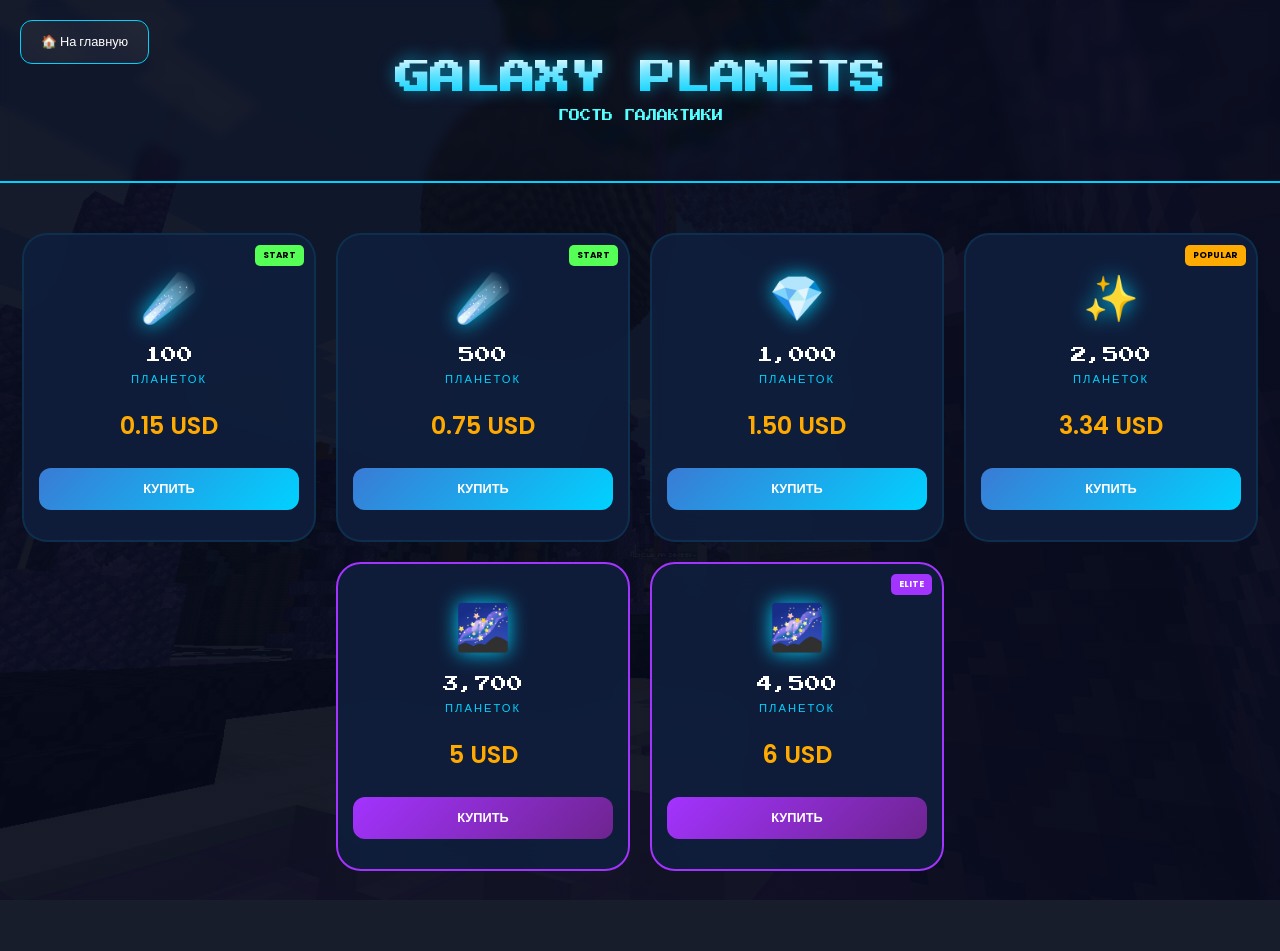
<file: planets.html>
<!DOCTYPE html>
<html lang="ru">
<head>
    <meta charset="UTF-8">
    <meta name="viewport" content="width=device-width, initial-scale=1.0">
    <title>Galaxy Core — Покупка Планеток</title>
    <link href="https://fonts.googleapis.com/css2?family=Poppins:wght@300;400;600&family=Press+Start+2P&display=swap" rel="stylesheet">
    <style>
        :root {
            --bg-overlay: rgba(5, 10, 25, 0.92);
            --glass: rgba(15, 30, 60, 0.95);
            --planet-blue: #00d2ff;
            --planet-cyan: #3a7bd5;
            --mc-gold: #ffaa00;
            --premium-purple: #a333ff;
            --cheap-green: #55ff55;
        }

        body {
            font-family: 'Poppins', sans-serif;
            background: linear-gradient(var(--bg-overlay), var(--bg-overlay)), 
                        url('../static/images/bg.png') no-repeat center center fixed;
            background-size: cover;
            color: #ffffff;
            margin: 0; padding: 0;
            min-height: 100vh;
        }

        .back-home {
            position: fixed; top: 20px; left: 20px; z-index: 1000;
            text-decoration: none; color: white;
            background: rgba(255, 255, 255, 0.05);
            padding: 12px 20px; border-radius: 12px;
            font-size: 0.8rem; border: 1px solid var(--planet-blue);
            backdrop-filter: blur(10px); transition: 0.3s;
            display: flex; align-items: center; gap: 8px;
        }

        .back-home:hover { background: rgba(0, 210, 255, 0.2); transform: translateX(5px); }

        header {
            padding: 60px 20px; text-align: center;
            backdrop-filter: blur(5px); border-bottom: 2px solid var(--planet-blue);
            margin-bottom: 50px;
        }

        header h1 {
            font-family: 'Press Start 2P', cursive; font-size: clamp(1.5rem, 5vw, 2.2rem); margin: 0;
            background: linear-gradient(to bottom, #fff, var(--planet-blue));
            -webkit-background-clip: text; -webkit-text-fill-color: transparent;
            text-shadow: 0 0 15px rgba(0, 210, 255, 0.5);
        }

        .user-tag { margin-top: 15px; font-family: 'Press Start 2P', cursive; font-size: 0.7rem; color: #55ffff; }

        .shop-container {
            display: flex;
            justify-content: center;
            flex-wrap: wrap;
            gap: 20px;
            max-width: 1400px;
            margin: 0 auto;
            padding: 0 20px 80px 20px;
        }

        .currency-card {
            background: var(--glass);
            border: 2px solid rgba(0, 210, 255, 0.1);
            border-radius: 25px;
            padding: 30px 15px;
            width: 260px;
            text-align: center;
            transition: 0.4s cubic-bezier(0.175, 0.885, 0.32, 1.275);
            backdrop-filter: blur(15px);
            position: relative;
        }

        .currency-card:hover {
            transform: translateY(-10px);
            border-color: var(--planet-blue);
            box-shadow: 0 15px 40px rgba(0, 210, 255, 0.2);
        }

        .icon {
            font-size: 2.8rem;
            margin-bottom: 15px;
            display: block;
            filter: drop-shadow(0 0 10px var(--planet-blue));
        }

        .amount {
            font-family: 'Press Start 2P', cursive;
            font-size: 1rem;
            color: #fff;
            margin-bottom: 8px;
            display: block;
        }

        .sub-text {
            color: var(--planet-blue);
            font-size: 0.7rem;
            text-transform: uppercase;
            letter-spacing: 2px;
            margin-bottom: 20px;
            display: block;
        }

        .price-tag {
            font-size: 1.5rem;
            font-weight: 600;
            color: var(--mc-gold);
            margin-bottom: 25px;
            display: block;
        }

        .buy-button {
            display: block;
            background: linear-gradient(135deg, var(--planet-cyan), var(--planet-blue));
            color: white;
            text-decoration: none;
            padding: 12px;
            border-radius: 12px;
            font-weight: 600;
            transition: 0.3s;
            text-transform: uppercase;
            font-size: 0.8rem;
        }

        .buy-button:hover {
            filter: brightness(1.2);
            box-shadow: 0 0 15px rgba(0, 210, 255, 0.4);
        }

        /* Бейджики */
        .badge {
            position: absolute; top: 10px; right: 10px;
            font-size: 0.55rem; font-weight: bold; padding: 4px 8px; border-radius: 5px;
        }

        .badge-new { background: var(--cheap-green); color: black; }
        .badge-pop { background: var(--mc-gold); color: black; }
        .badge-elite { background: var(--premium-purple); color: white; }

        /* Элитный стиль */
        .elite { border-color: var(--premium-purple); }
        .elite .buy-button { background: linear-gradient(135deg, var(--premium-purple), #6e248f); }
    </style>
</head>
<body>

<a href="/mainstorige" class="back-home">🏠 На главную</a>

<header>
    <h1>GALAXY PLANETS</h1>
    <div id="player-display" class="user-tag"></div>
</header>

<div class="shop-container">

    <div class="currency-card">
        <span class="badge badge-new">START</span>
        <span class="icon">☄️</span>
        <span class="amount">100</span>
        <span class="sub-text">Планеток</span>
        <span class="price-tag">0.15 USD</span>
        <a href="/success_buy?item=planet&amount=500&price=0.12" class="buy-button">Купить</a>
    </div>
    
    <div class="currency-card">
        <span class="badge badge-new">START</span>
        <span class="icon">☄️</span>
        <span class="amount">500</span>
        <span class="sub-text">Планеток</span>
        <span class="price-tag">0.75 USD</span>
        <a href="/success_buy?item=planet&amount=500&price=0.55" class="buy-button">Купить</a>
    </div>

    <div class="currency-card">
        <span class="icon">💎</span>
        <span class="amount">1,000</span>
        <span class="sub-text">Планеток</span>
        <span class="price-tag">1.50 USD</span>
        <a href="/success_buy?item=planet&amount=1000&price=1.00" class="buy-button">Купить</a>
    </div>

    <div class="currency-card">
        <span class="badge badge-pop">POPULAR</span>
        <span class="icon">✨</span>
        <span class="amount">2,500</span>
        <span class="sub-text">Планеток</span>
        <span class="price-tag">3.34 USD</span>
        <a href="/success_buy?item=planet&amount=2500&price=2.34" class="buy-button">Купить</a>
    </div>

    <div class="currency-card elite">
        <span class="icon">🌌</span>
        <span class="amount">3,700</span>
        <span class="sub-text">Планеток</span>
        <span class="price-tag">5 USD</span>
        <a href="/success_buy?item=planet&amount=3700&price=3.30" class="buy-button">Купить</a>
    </div>

        <div class="currency-card elite">
        <span class="badge badge-elite">ELITE</span>
        <span class="icon">🌌</span>
        <span class="amount">4,500</span>
        <span class="sub-text">Планеток</span>
        <span class="price-tag">6 USD</span>
        <a href="/success_buy?item=planet&amount=3700&price=3,70" class="buy-button">Купить</a>
    </div>

</div>

<script>
    window.onload = function() {
        const nick = localStorage.getItem('playerNick');
        document.getElementById('player-display').innerText = nick ? "БАЛАНС ДЛЯ: " + nick.toUpperCase() : "ГОСТЬ ГАЛАКТИКИ";
    };
    
</script>

</body>
</html>
</file>
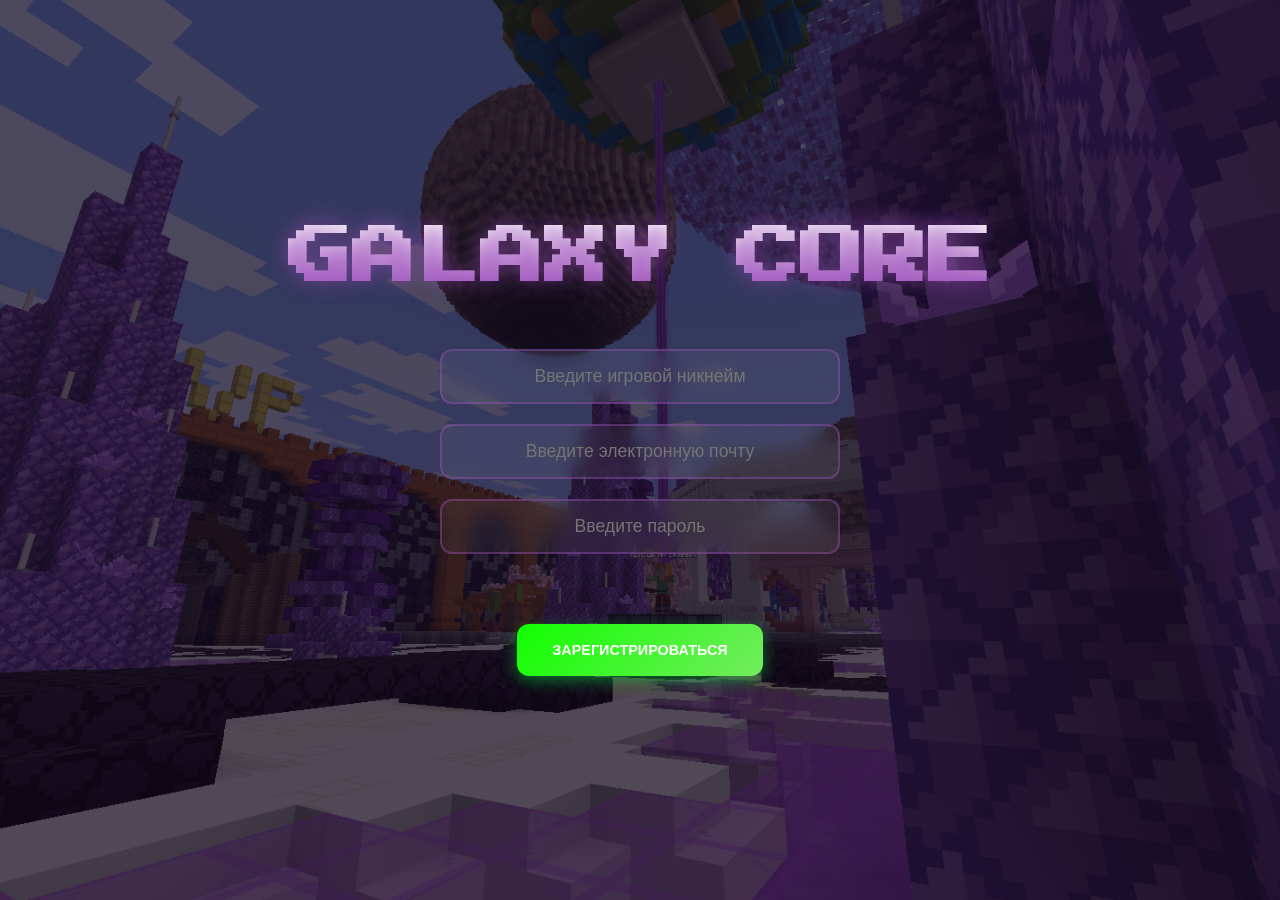
<file: register.html>
<!DOCTYPE html>
<html lang="ru">
<head>
    <meta charset="UTF-8">
    <meta name="viewport" content="width=device-width, initial-scale=1.0">
    <title>Galaxy Core — Главная</title>

    <link href="https://fonts.googleapis.com/css2?family=Poppins:wght@300;400;600&family=Press+Start+2P&display=swap" rel="stylesheet">

    <style>
        :root {
            --bg-overlay: rgba(15, 5, 25, 0.7);
            --main-purple: #9d50bb;
            --error-red: #ff4d4d;
        }

        * {
            margin: 0;
            padding: 0;
            box-sizing: border-box;
        }

        body {
            font-family: 'Poppins', sans-serif;
            color: white;
            overflow: hidden;
        }

        .hero {
            height: 100vh;
            background: linear-gradient(var(--bg-overlay), var(--bg-overlay)),
                        url('../static/images/bg.png') no-repeat center center fixed;
            background-size: cover;
            display: flex;
            flex-direction: column;
            justify-content: center;
            align-items: center;
            text-align: center;
        }

        .hero h1 {
            font-family: 'Press Start 2P', cursive;
            font-size: clamp(2rem, 6vw, 4rem);
            margin-bottom: 60px;
            background: linear-gradient(to bottom, #fff, var(--main-purple));
            -webkit-background-clip: text;
            -webkit-text-fill-color: transparent;
            text-shadow: 0 0 20px rgba(157, 80, 187, 0.6);
        }

        .form-group {
            display: flex;
            flex-direction: column;
            gap: 20px;
            width: 100%;
            max-width: 400px;
            margin-bottom: 30px; 
        }

        .form-group input {
            padding: 15px;
            border-radius: 12px;
            border: 2px solid rgba(157, 80, 187, 0.4);
            background: rgba(255, 255, 255, 0.05);
            color: white;
            font-size: 1.1rem;
            text-align: center;
            outline: none;
            backdrop-filter: blur(10px);
            transition: 0.3s;
        }

        .form-group input:focus {
            border-color: var(--main-purple);
            box-shadow: 0 0 20px rgba(157, 80, 187, 0.5);
        }


        .form-group input.invalid {
            border-color: var(--error-red);
            box-shadow: 0 0 10px rgba(255, 77, 77, 0.3);
        }


        #error-message {
            color: var(--error-red);
            font-size: 0.9rem;
            margin-bottom: 20px;
            height: 20px; 
            font-weight: 600;
        }

        .btn {
            padding: 18px 35px;
            border-radius: 12px;
            border: none;
            cursor: pointer;
            min-width: 220px;
            font-weight: 600;
            text-transform: uppercase;
            font-size: 0.9rem;
            background: linear-gradient(135deg, #11ff00, #73ec5e);
            box-shadow: 0 5px 15px rgba(0, 255, 64, 0.4);
            transition: 0.3s;
            color: white;
        }

        .btn:hover {
            transform: translateY(-5px);
            filter: brightness(1.1);
        }
    </style>
</head>
<body>

<div class="hero">
    <h1>GALAXY CORE</h1>

    <div class="form-group">
        <input type="text" id="nickname" placeholder="Введите игровой никнейм">
        <input type="email" id="email" placeholder="Введите электронную почту">
        <input type="password" id="password" placeholder="Введите пароль">
    </div>

    <div id="error-message"></div>

    <button type="button" class="btn" onclick="register()">Зарегистрироваться</button>
</div>

<script>
function register() {
    const data = {
        nickname: document.getElementById('nickname').value,
        email: document.getElementById('email').value,
        password: document.getElementById('password').value
    };

    fetch('/register', {
        method: 'POST',
        headers: { 'Content-Type': 'application/json' },
        body: JSON.stringify(data)
    })
    .then(res => res.json())
    .then(data => {
        if (data.status === 'success') {
            alert('Регистрация прошла!');
            window.location.href = '/login';
        } else {
            alert('Ошибка: ' + data.message);
        }
    });
}
</script>

</body>
</html>
</file>
